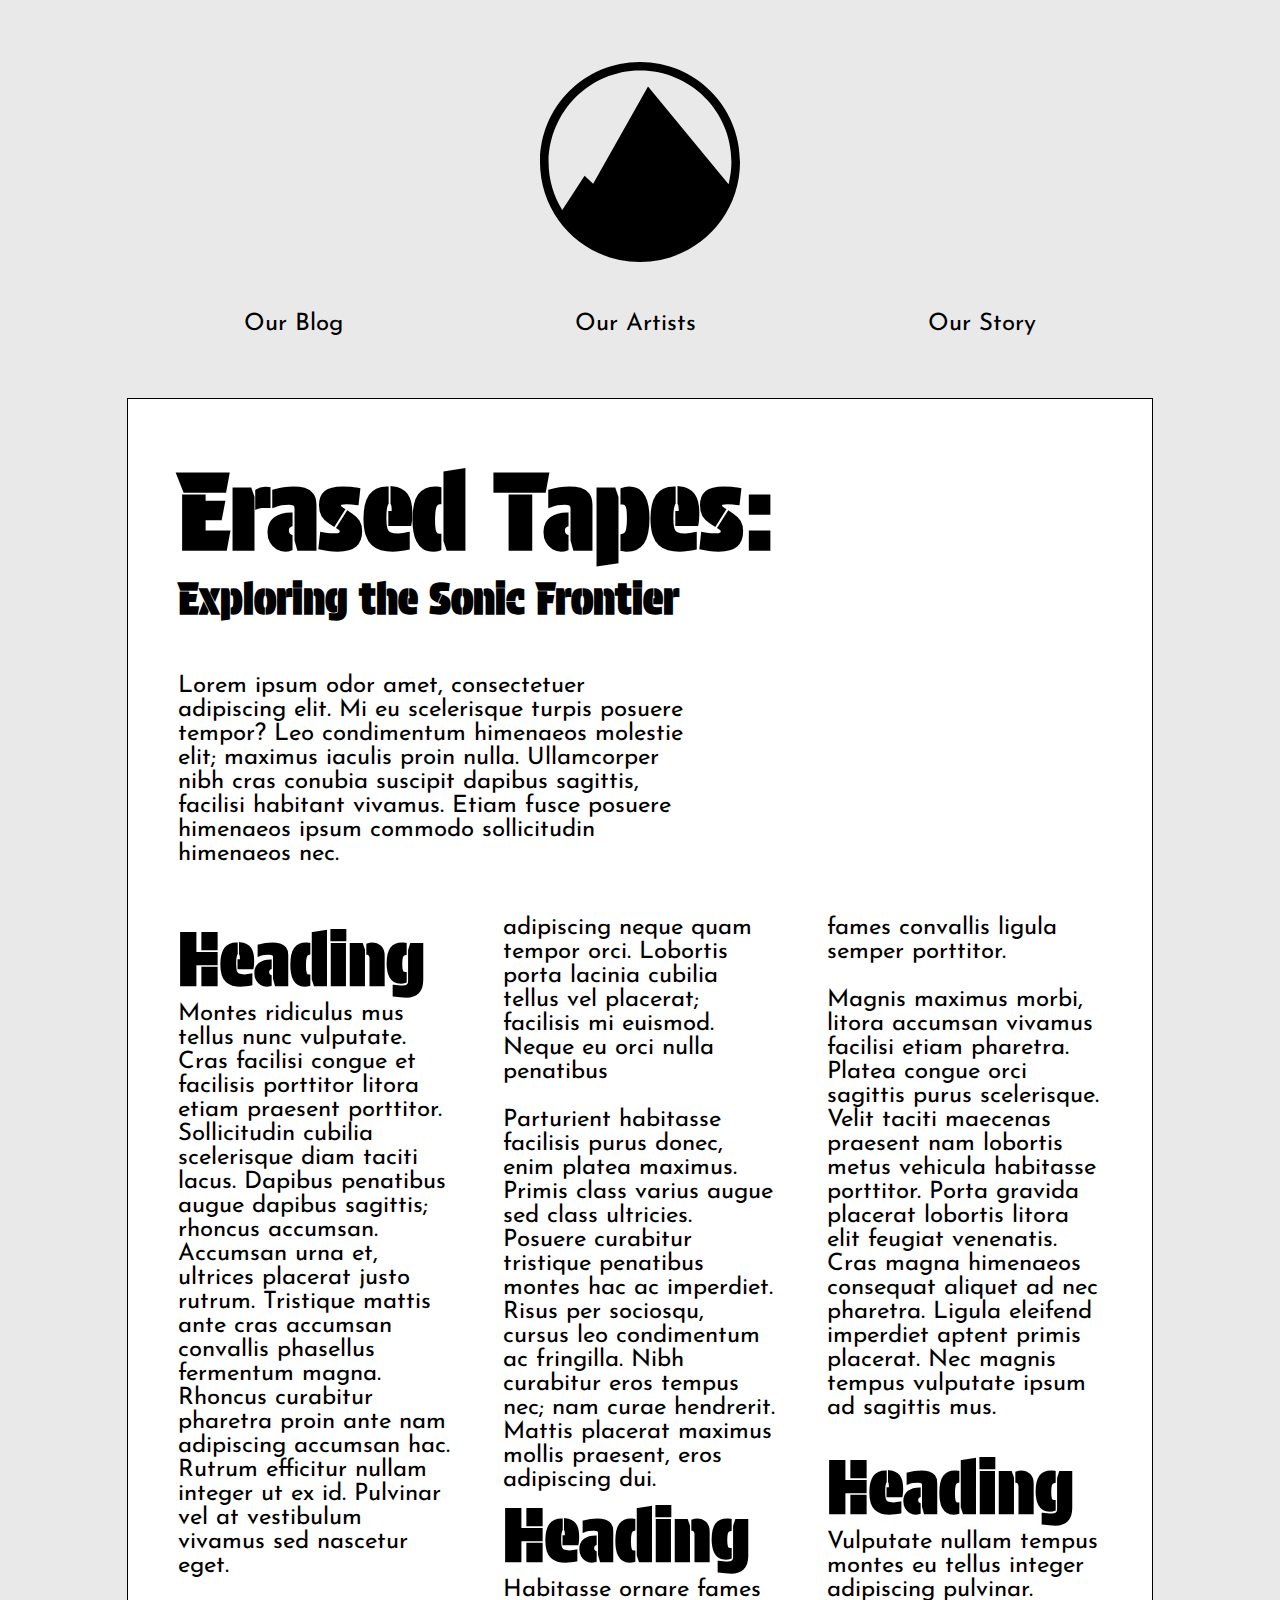
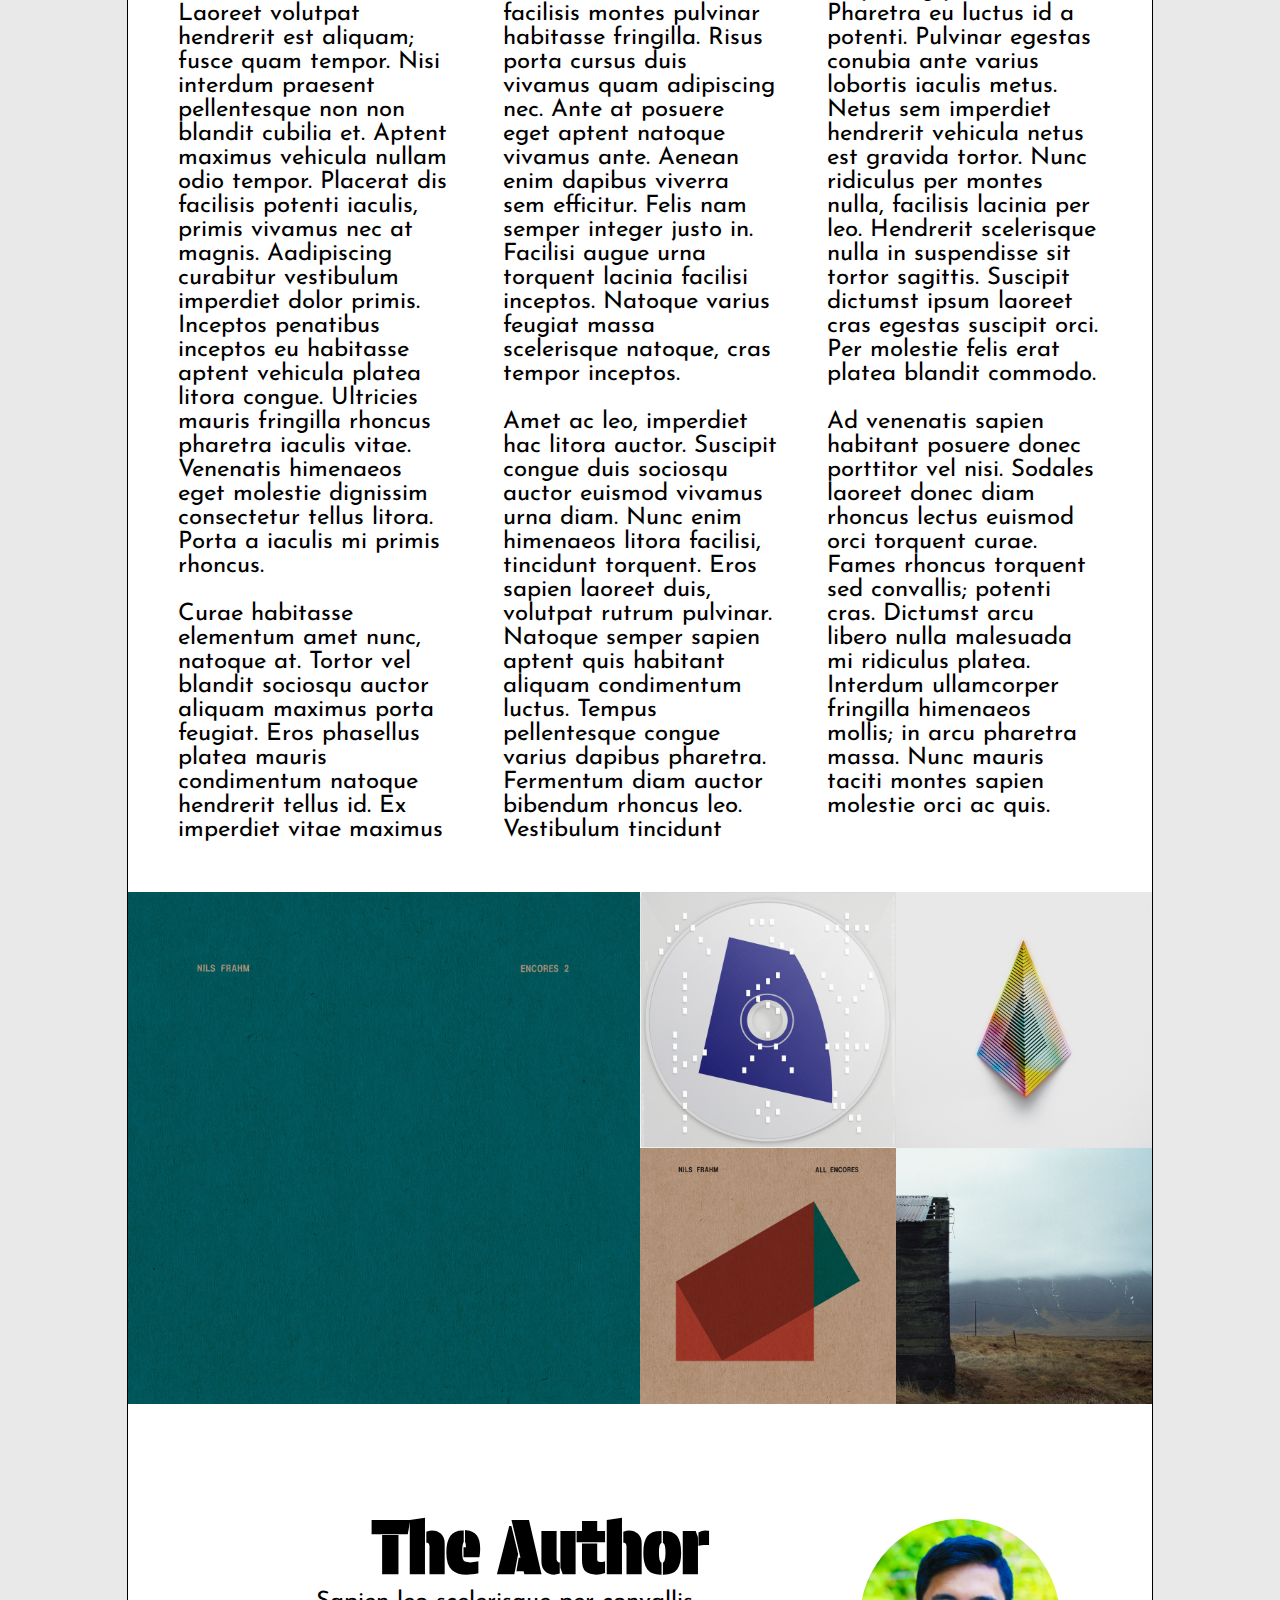
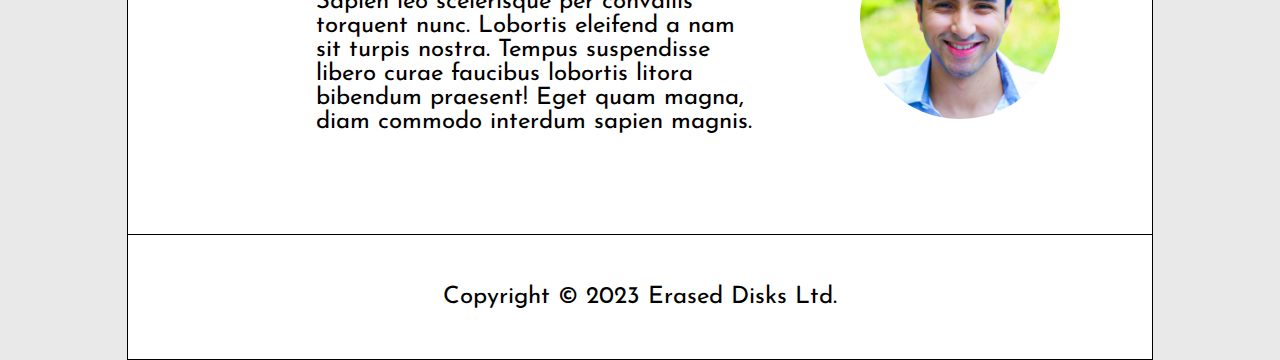
<file: task-1/index.html>
<!DOCTYPE html>
<html lang="en">
<head>
    <meta charset="UTF-8">
    <meta name="viewport" content="width=device-width, initial-scale=1.0">
    <title>Task 1</title>

    <!-- CSS Link -->
     <link rel="stylesheet" href="style.css">
</head>

<body>
    <!-- Header -->
    <header>
        <div class="logo"> <!-- Logo -->
            <svg width="80px" height="80px" viewBox="0 0 64 64" version="1.1" xmlns="http://www.w3.org/2000/svg" xmlns:xlink="http://www.w3.org/1999/xlink">
                <g id="Page-1" stroke="none" stroke-width="1" fill="none" fill-rule="evenodd">
                    <g id="logo" fill="#000000" fill-rule="nonzero">
                        <path d="M32,0 C14.2628571,0 0,14.2628571 0,32 C0,49.7371429 14.2628571,64 32,64 C49.7371429,64 64,49.7371429 64,32 C64,14.2628571 49.7371429,0 32,0 Z M32,2.74285714 C48.0914286,2.74285714 61.2571429,15.7257143 61.2571429,32 C61.2571429,34.3771429 60.8914286,36.7542857 60.3428571,39.1314286 L34.56,7.86285714 L17.0057143,38.9485714 L14.2628571,36.3885714 L7.13142857,47.36 C4.38857143,42.9714286 2.74285714,37.6685714 2.74285714,32 C2.92571429,15.9085714 15.9085714,2.74285714 32,2.74285714 Z" id="Shape"></path>
                    </g>
                </g>
            </svg>
        </div>

        <!-- Navigation -->
        <ul class="nav">
            <li>Our Blog</li>
            <li>Our Artists</li>
            <li>Our Story</li>
        </ul>
    </header>

    <!-- main content -->
    <main>
        <!-- container for responsiveness -->
        <div class="container">

            <!-- the title and its contents -->
            <div class="title">
                <h1>
                    <span class="title1">Erased Tapes:</span> <br> Exploring the Sonic Frontier
                </h1>
                <p>
                    Lorem ipsum odor amet, consectetuer adipiscing elit. Mi eu scelerisque turpis posuere tempor? Leo condimentum himenaeos molestie elit; maximus iaculis proin nulla. Ullamcorper nibh cras conubia suscipit dapibus sagittis, facilisi habitant vivamus. Etiam fusce posuere himenaeos ipsum commodo sollicitudin himenaeos nec.
                </p>    
            </div>

            <!-- the otjer cibtebts -->
            <article>
                <!-- more nesting ahah -->
                <h1>Heading</h1>
                <p>
                    Montes ridiculus mus tellus nunc vulputate. Cras facilisi congue et facilisis porttitor litora etiam praesent porttitor. Sollicitudin cubilia scelerisque diam taciti lacus. Dapibus penatibus augue dapibus sagittis; rhoncus accumsan. Accumsan urna et, ultrices placerat justo rutrum. Tristique mattis ante cras accumsan convallis phasellus fermentum magna. Rhoncus curabitur pharetra proin ante nam adipiscing accumsan hac. Rutrum efficitur nullam integer ut ex id. Pulvinar vel at vestibulum vivamus sed nascetur eget.<br><br>
                
                    Laoreet volutpat hendrerit est aliquam; fusce quam tempor. Nisi interdum praesent pellentesque non non blandit cubilia et. Aptent maximus vehicula nullam odio tempor. Placerat dis facilisis potenti iaculis, primis vivamus nec at magnis. Aadipiscing curabitur vestibulum imperdiet dolor primis. Inceptos penatibus inceptos eu habitasse aptent vehicula platea litora congue. Ultricies mauris fringilla rhoncus pharetra iaculis vitae. Venenatis himenaeos eget molestie dignissim consectetur tellus litora. Porta a iaculis mi primis rhoncus.<br><br>
                
                    Curae habitasse elementum amet nunc, natoque at. Tortor vel blandit sociosqu auctor aliquam maximus porta feugiat. Eros phasellus platea mauris condimentum natoque hendrerit tellus id. Ex imperdiet vitae maximus adipiscing neque quam tempor orci. Lobortis porta lacinia cubilia tellus vel placerat; facilisis mi euismod. Neque eu orci nulla penatibus <br><br>
                
                    Parturient habitasse facilisis purus donec, enim platea maximus. Primis class varius augue sed class ultricies. Posuere curabitur tristique penatibus montes hac ac imperdiet. Risus per sociosqu, cursus leo condimentum ac fringilla. Nibh curabitur eros tempus nec; nam curae hendrerit. Mattis placerat maximus mollis praesent, eros adipiscing dui.
                </p>
        
                <h1>Heading</h1>
                <p>
                    Habitasse ornare fames facilisis montes pulvinar habitasse fringilla. Risus porta cursus duis vivamus quam adipiscing nec. Ante at posuere eget aptent natoque vivamus ante. Aenean enim dapibus viverra sem efficitur. Felis nam semper integer justo in. Facilisi augue urna torquent lacinia facilisi inceptos. Natoque varius feugiat massa scelerisque natoque, cras tempor inceptos. <br><br>
        
                    Amet ac leo, imperdiet hac litora auctor. Suscipit congue duis sociosqu auctor euismod vivamus urna diam. Nunc enim himenaeos litora facilisi, tincidunt torquent. Eros sapien laoreet duis, volutpat rutrum pulvinar. Natoque semper sapien aptent quis habitant aliquam condimentum luctus. Tempus pellentesque congue varius dapibus pharetra. Fermentum diam auctor bibendum rhoncus leo. Vestibulum tincidunt fames convallis ligula semper porttitor. <br><br>
        
                    Magnis maximus morbi, litora accumsan vivamus facilisi etiam pharetra. Platea congue orci sagittis purus scelerisque. Velit taciti maecenas praesent nam lobortis metus vehicula habitasse porttitor. Porta gravida placerat lobortis litora elit feugiat venenatis. Cras magna himenaeos consequat aliquet ad nec pharetra. Ligula eleifend imperdiet aptent primis placerat. Nec magnis tempus vulputate ipsum ad sagittis mus. <br> <br>
                </p>
        
                <h1>Heading</h1>
                <p>
                    Vulputate nullam tempus montes eu tellus integer adipiscing pulvinar. Pharetra eu luctus id a potenti. Pulvinar egestas conubia ante varius lobortis iaculis metus. Netus sem imperdiet hendrerit vehicula netus est gravida tortor. Nunc ridiculus per montes nulla, facilisis lacinia per leo. Hendrerit scelerisque nulla in suspendisse sit tortor sagittis. Suscipit dictumst ipsum laoreet cras egestas suscipit orci. Per molestie felis erat platea blandit commodo. <br><br>
        
                    Ad venenatis sapien habitant posuere donec porttitor vel nisi. Sodales laoreet donec diam rhoncus lectus euismod orci torquent curae. Fames rhoncus torquent sed convallis; potenti cras. Dictumst arcu libero nulla malesuada mi ridiculus platea. Interdum ullamcorper fringilla himenaeos mollis; in arcu pharetra massa. Nunc mauris taciti montes sapien molestie orci ac quis. <br><br>
                </p>    
            </article>
    
            <section class="albums">
                <img src="assets/encores-2.jpg" alt="" class="big-pic" id="album-1">
                <img src="assets/articulation.jpg" alt="missing imgahr" id="album-2">
                <img src="assets/blurred.jpg" alt="missing imgahr" id="album-3">
                <img src="assets/all-encores.jpg" alt="missing imgahr" id="album-4">
                <img src="assets/eulogy-for-evolution.jpg" alt="missing imgahr" id="album-5">
            </section>
    
            <section class="about">
                <div class="author-img">
                    <img src="assets/profile_picture.jpg" alt="missing imgahr">
                </div>
                
                <div class="about-container">
                    <h1>The Author</h1>
                    <p>
                        Sapien leo scelerisque per convallis torquent nunc. Lobortis eleifend a nam sit turpis nostra. Tempus suspendisse libero curae faucibus lobortis litora bibendum praesent! Eget quam magna, diam commodo interdum sapien magnis.
                    </p>
                </div>
            </section>    

            <!-- footer -->
            <footer>
                <p>
                    Copyright © 2023 Erased Disks Ltd.
                </p>
            </footer>
        </div>
    </main>
</body>
</html>
</file>
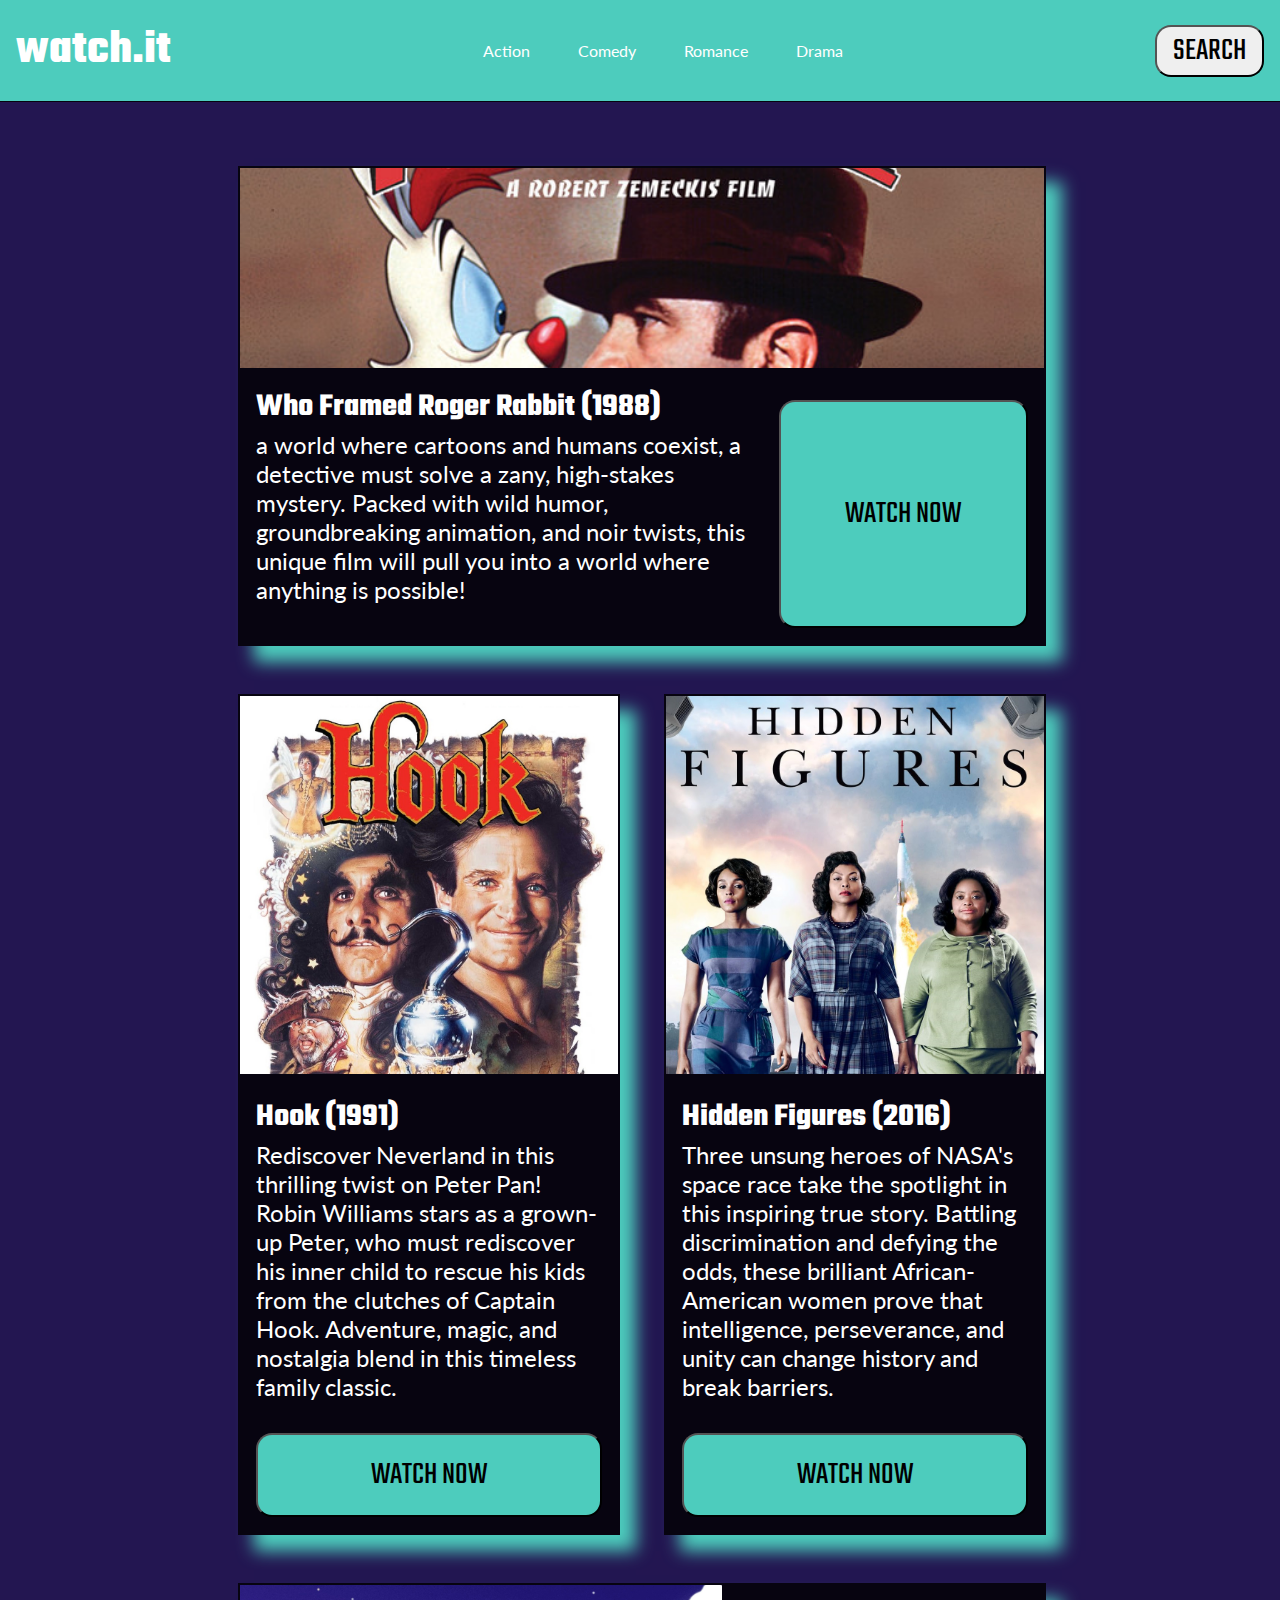
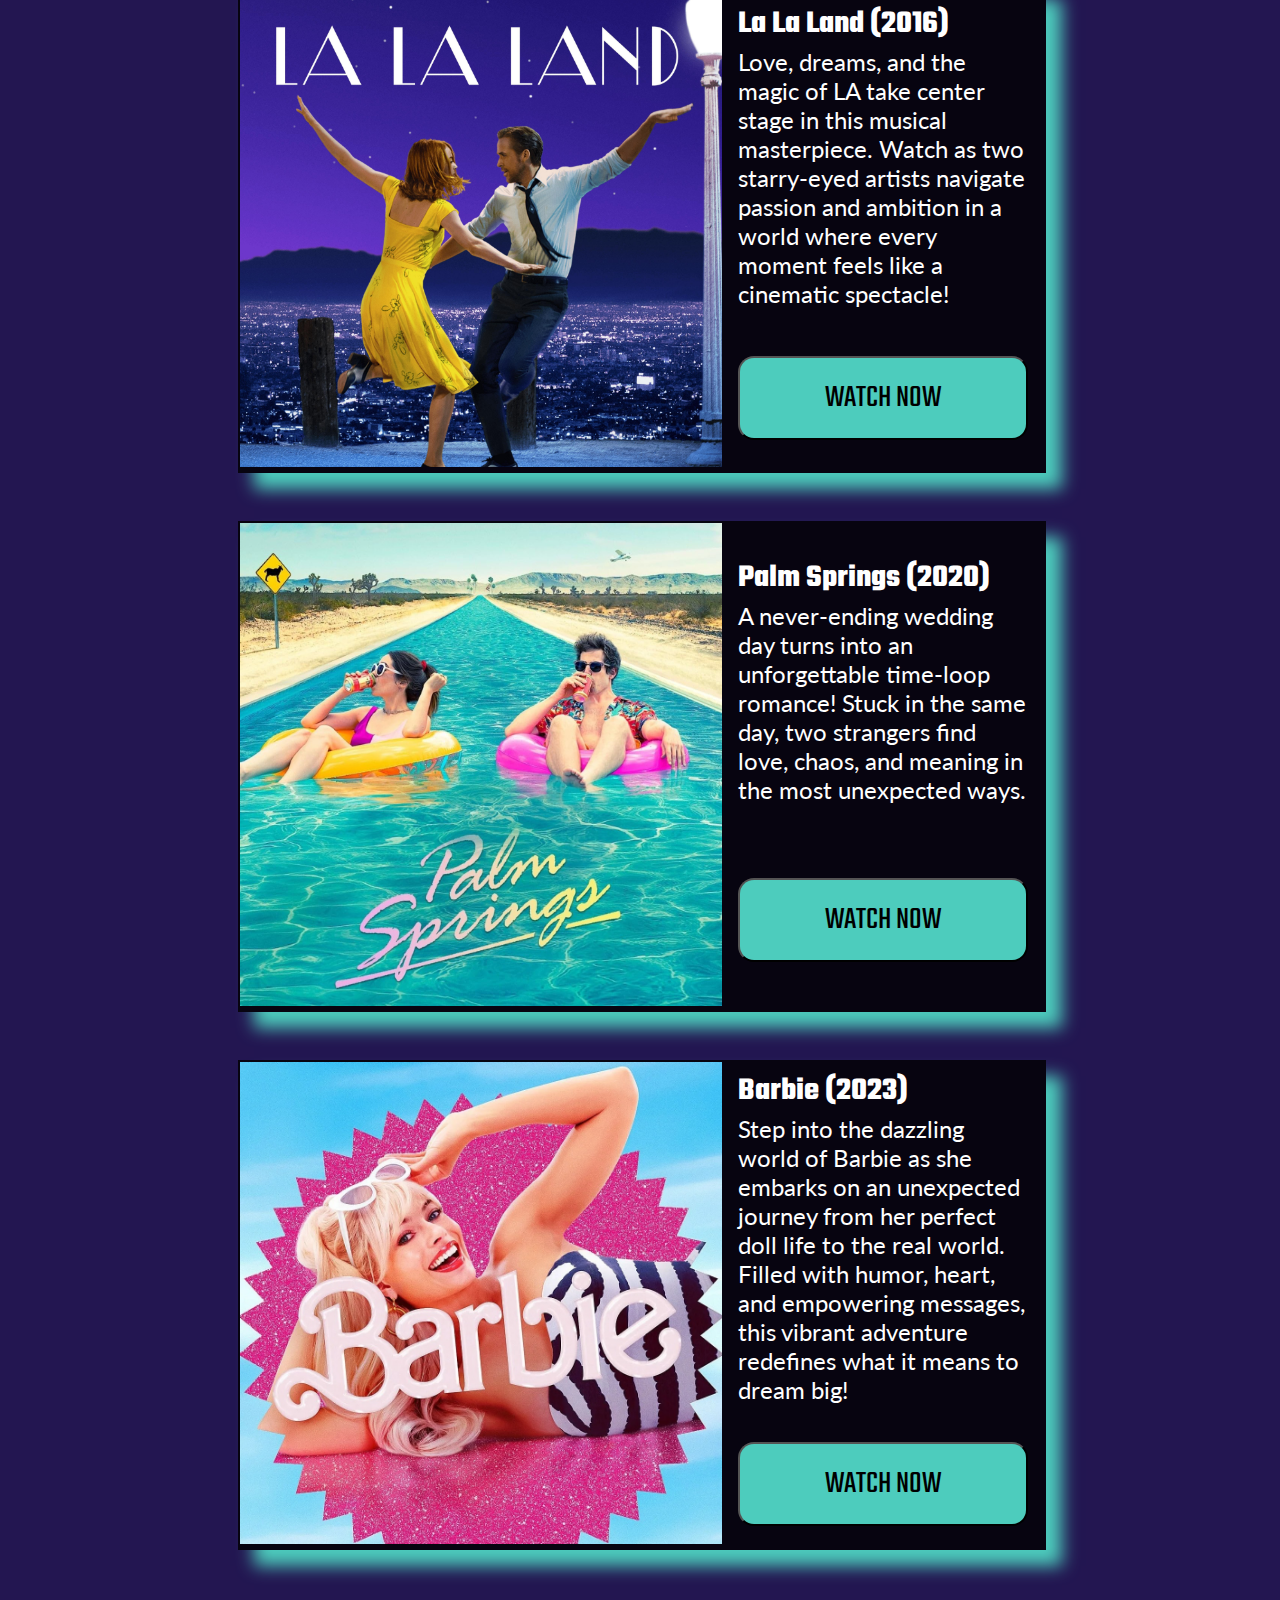
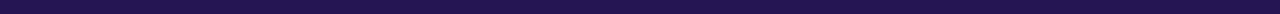
<file: task-2/index.html>
<!DOCTYPE html>
<html lang="en">
<head>
    <meta charset="UTF-8">
    <meta name="viewport" content="width=device-width, initial-scale=1.0">
    <title>Task 2</title>
    <!-- CSS STYLE SHEET -->
    <link rel="stylesheet" href="style.css">
</head>

<body>
    <!-- Nav is inside the header -->
    <header>
        <nav>
            <span class="logo">
                <h1>
                    watch.it
                </h1>
            </span>

            <div class="nav-bar">
                <ul>
                    <li><p>
                        Action
                    </p></li>
                    <li><p>
                        Comedy
                    </p></li>
                    <li><p>
                        Romance
                    </p></li>
                    <li><p>
                        Drama
                    </p></li>
                </ul>

            </div>
    
            <button class="search-button">
                SEARCH
            </button>
        </nav>
    </header>

    <!-- MAIN CONTENT -->
    <!-- main for centering the container -->
    <main>

        <!-- grid container for the cards -->
        <div class="container">
            <!-- CARDS -->
            <div class="movie-card" id="card1">
                <div class="img-container">
                    <img src="assets/who-framed-roger-rabbit.jpg" alt="">
                </div>
                <div class="movie-details">
                    <p>
                        <span class="title">Who Framed Roger Rabbit (1988)</span><br>
                        a world where cartoons and humans coexist, a detective must solve a zany, high-stakes mystery. Packed with wild humor, groundbreaking animation, and noir twists, this unique film will pull you into a world where anything is possible!
                    </p>
                    <button>
                        WATCH NOW
                    </button>
                </div>
            </div>
            
            <div class="movie-card" id="card2">
                <div class="img-container">
                    <img src="assets/hook.jpg" alt="">
                </div>
                <div class="movie-details">
                    <p>
                        <span class="title">Hook (1991)</span><br>
                        Rediscover Neverland in this thrilling twist on Peter Pan! Robin Williams stars as a grown-up Peter, who must rediscover his inner child to rescue his kids from the clutches of Captain Hook. Adventure, magic, and nostalgia blend in this timeless family classic.
                    </p>
                    <button>
                        WATCH NOW
                    </button>
                </div>
            </div>
            
            <div class="movie-card" id="card3">
                <div class="img-container">
                    <img src="assets/hidden-figures.jpg" alt="">
                </div>
                <div class="movie-details">
                    <p>
                        <span class="title">Hidden Figures (2016)</span><br>
                        Three unsung heroes of NASA's space race take the spotlight in this inspiring true story. Battling discrimination and defying the odds, these brilliant African-American women prove that intelligence, perseverance, and unity can change history and break barriers.
                    </p>
                    <button>
                        WATCH NOW
                    </button>
                </div>
            </div>
            
            <div class="movie-card" id="card4">
                <div class="img-container">
                    <img src="assets/la-la-land.jpg" alt="">
                </div>
                <div class="movie-details">
                    <p>
                        <span class="title">La La Land (2016)</span><br>
                        Love, dreams, and the magic of LA take center stage in this musical masterpiece. Watch as two starry-eyed artists navigate passion and ambition in a world where every moment feels like a cinematic spectacle!
                    </p>
                    <button>
                        WATCH NOW
                    </button>
                </div>
            </div>
            
            <div class="movie-card" id="card5">
                <div class="img-container">
                    <img src="assets/palm-springs.jpg" alt="">
                </div>
                <div class="movie-details">
                    <p>
                        <span class="title">Palm Springs (2020)</span><br>
                        A never-ending wedding day turns into an unforgettable time-loop romance! Stuck in the same day, two strangers find love, chaos, and meaning in the most unexpected ways.
                    </p>
                    <button>
                        WATCH NOW
                    </button>
                </div>
            </div>
            
            <div class="movie-card" id="card6">
                <div class="img-container">
                    <img src="assets/barbie.jpg" alt="">
                </div>
                <div class="movie-details">
                    <p>
                        <span class="title">Barbie (2023)</span><br>
                        Step into the dazzling world of Barbie as she embarks on an unexpected journey from her perfect doll life to the real world. Filled with humor, heart, and empowering messages, this vibrant adventure redefines what it means to dream big!
                    </p>
                    <button>
                        WATCH NOW
                    </button>
                </div>
            </div>
        </div>
    </main>
    
</body>
</html>
</file>
<file: task-1/style.css>
/* font imports */
@import url('https://fonts.googleapis.com/css2?family=Protest+Guerrilla&display=swap');
@import url('https://fonts.googleapis.com/css2?family=Josefin+Sans:ital,wght@0,100..700;1,100..700&display=swap');

/* colors */
:root {
    --content-bg: #ffffff;
    --page-bg: #e9e9e9;
    --text-clr: #000000;
    --footer-bg: #14181d;
}

/* Defult: Small Mobile: 360px - 540px */
body {
    margin: 0;
    padding: 0;

    background-color: var(--page-bg); 

    /* defult font size */
    font-size: 1em; 
    font-family: "Josefin Sans", serif;
    /* transitions I just added to make the transitions to other sizes smooth */
    transition: 0.5s ease;
}


/* I wanted to try a technique i saw on yt where the css gets nested. It makes it look more organized for me */

/* HEADER */
header {
    background-color: var(--page-bg);

    display: flex;
    flex-direction: column;
    align-items: center;

    /* following the standard spacing, all mobile gaps, padding and margins are 12px */
    padding: 12px; 
    transition: 0.5s ease;

    .logo { /* CSS inside the header */
        width: 80px;
        height: 80px;
    
        margin-bottom: 12px;
        border-radius: 100%;
        transition: 0.5s ease;

        svg {
            width: 100%;
            height: 100%;
        }
    }
    .nav {
        display: flex;
        list-style: none;
        width: 100%;

        /* space evenly */
        justify-content: space-evenly;

        /* removes the defult padding of unordered lists */
        padding: 0;
        margin: 0;
        transition: 0.5s ease;
    }
}


.container {
    background-color: var(--content-bg);

    /* texts */
    p {
        font-size: 1em;
        padding: 12px;
        transition: 0.5s ease;
    }
    h1 {
        font-family: "Protest Guerrilla", sans-serif;
        text-align: center;
        /* defult font size * 3 */
        font-size: 3em;
        margin: 12px 0;
        transition: 0.5s ease;
    }

    /* gallery */
    .albums {
        width: 100vw;

        display: grid;

        /* Hide the big pic */
        .big-pic {
            display: none;
        }

        img {
            width: 100%;
            height: auto;
        }
    }

    .about {
        display: flex;
        flex-direction: column;
        align-items: center;

        transition: 0.5s ease;


        .author-img {
            width: 200px;
            height: 200px;

            margin-top: 12px;
            transition: 0.5s ease;
            
            img {
                width: 100%;
                height: 100%;
                border-radius: 100%;
            }
        }

        .about-container {
            p {
                padding: 0 12px;
                transition: 0.5s ease;
            }
        }
    }

    footer {
        padding: 12px;
        border-top: solid black 1px;
        text-align: center;
        transition: 0.5s ease;
    
        p {
            padding: 0;
            margin: 0;
            transition: 0.5s ease;
        }
    }
    
}





/* MEDIA CSS */


/* Large Mobile: 540px - 720px */
@media (min-width: 540px) and (max-width: 720px) {

    /* not much changes in large moble except the standard spacing*/
    body {
        transition: 0.5s ease;
    }

    .container {
        /* texts */
        p {
            /* large mobile gaps, margins and padding is 20px */
            padding: 20px;
            transition: 0.5s ease;
        }
        h1 {
            font-family: "Protest Guerrilla", sans-serif;
            text-align: center;
            /* defult font size * 3 */
            font-size: 3em;
            margin: 20px 0;
            transition: 0.5s ease;
        }
        .about {
            .author-img {
                margin-top: 20px;
                transition: 0.5s ease;
            }
    
            .about-container {
                p {
                    padding: 0 20px;
                    transition: 0.5s ease;
                }
            }
        }    
        footer {
            padding: 20px;
            transition: 0.5s ease;
        }    
    }
    
}

/* Tablet: 720px - 1024px */
@media (min-width: 720px) and (max-width: 1024px) {
    /* tablet added a border and made the contents centre */
    body {
        background-color: var(--page-bg); 
        transition: 0.5s ease;
    }

    main {
        /* made the main contents in the centre using flex */
        display: flex;
        flex-direction: column;
        justify-content: center;
        align-items: center;
        transition: 0.5s ease;
    }

    .container {
        /* decreased the size to not take the whole width */
        width: 80%;
        /* added a small border like the wireframe */
        border: solid black 1.5px;
        transition: 0.5s ease;

        /* texts */
        p {
            padding: 0 30px;
            transition: 0.5s ease;
        }
        h1 {
            font-family: "Protest Guerrilla", sans-serif;
            text-align: center;
            /* defult font size * 3 */
            font-size: 3em;
            margin: 30px 0;
            transition: 0.5s ease;

        }

        /* gallery */
        .albums {
            width: 100%;

            /* the album covers changed to 4x4 */
            display: grid;
            grid-template-columns: 1fr 1fr;
            grid-template-rows: 1fr 1fr;
            transition: 0.5s ease;


            img {
                width: 100%;
                height: auto;
            }
        }

        .about {

            display: flex;

            flex-direction: row-reverse;
            align-items: end;
            justify-content: center;

            margin: 30px;
            transition: 0.5s ease;


            .author-img {
                margin: 0;

                width: 200px;
                height: 200px;
                transition: 0.5s ease;
                    
                img {
                    width: 100%;
                    height: 100%;
                    border-radius: 100%;
                }
            }
    
            .about-container {
                width: 50vw;

                margin: 30px 0;

                display: flex;
                flex-direction: column;
                align-items: center;
                justify-content: center;

                transition: 0.5s ease;
                
                h1 {
                    margin: 0;
                    padding: 0;
                }

                p {
                    margin: 0px;
                    padding: 0;

                    padding: 0 30px;
                    transition: 0.5s ease;
                }
            }   
        } 
        
        footer {
            padding: 30px;
            transition: 0.5s ease;
        }
    }
}




/* Desktop: 1024px and up */
@media (min-width: 1024px) {
    body {
        background-color: var(--page-bg); 

        /* increased the defult font size for better readability */
        font-size: 1.5em;
        transition: 0.5s ease;
    }

    /* grid area keys for desktop */
    #album-1 {
        grid-area: album1;
    }
    #album-2 {
        grid-area: album2;
    }
    #album-3 {
        grid-area: album3;
    }
    #album-4 {
        grid-area: album4;
    }
    #album-5 {
        grid-area: album5;
    }

    main {
        display: flex;
        flex-direction: column;
        justify-content: center;
        align-items: center;
        transition: 0.5s ease;
    }

    header {
        .logo { /* CSS inside the header */
            width: 200px;
            height: 200px;

            /* by standard spacing, the gaps, padding, and margins is now 50px */
            margin: 50px 0;
            transition: 0.5s ease;
        }

        .nav {
            font-size: 1em;

            margin-bottom: 50px;
            transition: 0.5s ease;
        }
    }

    .container {
        width: 80%;
        border: solid black 1.5px;
        transition: 0.5s ease;

        /* texts */
        p {
            padding: 0 30px;
            transition: 0.5s ease;
        }
        h1 {
            font-family: "Protest Guerrilla", sans-serif;
            text-align: left;
            /* defult font size * 3 */
            font-size: 3em;
            margin: 50px;
            transition: 0.5s ease;

            /* Biggwer tittle font size */
            span {
                font-size: 2.5em;
                transition: 0.5s ease;
            }
        }
        
        .title {
            margin: 50px 0px;
            /* texts defult*/
            p {
                /* cause the wireframe said so */
                width: 50%;

                padding: 0 50px;
                margin: 0;
                transition: 0.5s ease;
                text-align: left;

            }
            h1 {
                font-family: "Protest Guerrilla", sans-serif;
                text-align: left;
                /* defult font size * 3 */
                font-size: clamp(1rem, 2vw + 1rem, 3rem);
                margin: 50px;
                transition: 0.5s ease;

                /* Biggwer tittle font size */
                span {
                    font-size: 2.5em;
                    transition: 0.5s ease;
                }
            }
        }

        /* grid */
        article {
            margin: 50px;
            column-count: 3; /* Create three columns */
            column-gap: 50px; /* Space between columns */
            transition: 0.5s ease;

            h1 {
                margin: 0;
                transition: 0.5s ease;
            }

            p {
    
                padding: 0;
                margin: 0;
                transition: 0.5s ease;
            }
        }



        /* gallery */
        .albums {
            width: 100%;

            display: grid;
            grid-template-columns: repeat(4, 1fr);
            grid-template-rows: repeat(2, 1fr);

            grid-template-areas: 
            'album1 album1 album2 album3'
            'album1 album1 album4 album5'
            ;

            transition: 0.5s ease;

            .big-pic {
                display: block;
            }

            img {
                width: 100%;
                height: auto;
            }
        }

        .about {

            display: flex;

            flex-direction: row-reverse;
            align-items: center;
            justify-content: center;

            margin: 50px;
            transition: 0.5s ease;


            .author-img {
                transition: 0.5s ease;
                margin: 0;

                width: 200px;
                height: 200px;
                    
                img {
                    width: 100%;
                    height: 100%;
                    border-radius: 100%;
                }
            }
    
            .about-container {
                width: 50vw;

                margin: 50px 0;

                display: flex;
                flex-direction: column;
                align-items: center;
                justify-content: center;
                
                h1 {
                    margin: 0;
                    padding: 0;
                }

                p {
                    width: 70%;
                    margin: 0px;
                    padding: 0;

                    padding: 0 30px;
                    transition: 0.5s ease;
                }
            }   
        } 
        
        footer {
            padding: 50px;
            transition: 0.5s ease;
        }
    }
}
</file>
<file: task-2/style.css>
/* Font google import */
@import url('https://fonts.googleapis.com/css2?family=Lato:ital,wght@0,100;0,300;0,400;0,700;0,900;1,100;1,300;1,400;1,700;1,900&family=Teko:wght@300..700&display=swap');

/* colors */
:root {
    --clr1: #070410;
    --clr2: #ffffff;
    --clr3: #231651;
    --clr4: #4dccbd;
    --clr5: #eef36a;
}

/* defult margins */
body {
    margin: 0;
    padding: 0;

    font-size: 16px;

    /* bacgkround */
    background-color: var(--clr1);
    transition: 0.5s ease;
}

/* header font defults and mobile */
h1 {
    margin: 0;
    padding: 0;

    font-size: 2em;
    font-family: "Teko", sans-serif;
    transition: 0.5s ease;
}
button {
    font-size: 2em;

    letter-spacing: 0;
    font-family: "Teko", sans-serif;
}
p {
    font-size: 1em;
    font-family: "Lato", sans-serif;
    transition: 0.5s ease;
}


/*HEADER AND NAVIGATION */
header {
    padding: 16px;
    border-bottom: var(--clr1) solid 1px;

    background-color: var(--clr3);
    transition: 0.5s ease;

    nav {
        display: flex;
        justify-content: space-between;
        align-items: center;

        /* so i just put color in header */
        background: none;
        transition: 0.5s ease;
    
        .logo {
            height: fit-content;
            color: var(--clr2);
        }
        .logo:hover {
            cursor: pointer;
            color: var(--clr5);
        }

        .nav-bar {
            display: none;
            transition: 0.5s ease;
            ul {
                display: flex; /* Change from grid to flex */
                gap: 16px; /* Add space between list items */
                list-style: none;
                color: var(--clr2);
                text-align: center;
                padding: 0;
                margin: 0;
                transition: 0.5s ease;
            }
        }
    
        button {
            padding: 16px;
            border-radius: 16px;

            line-height: 16px;
            transition: 0.5s ease;
        }
        button:hover {
            cursor: pointer;
            background-color: var(--clr5);
        }
    }    
}

/* MAIN CONTENT */
main {

    .container {
        display: grid;
        grid-template-columns: 1fr;
        /* cards gap */
        row-gap: 16px;

        /* for spacing in top and bottom */
        margin: 16px 0;
        transition: 0.5s ease;

        .movie-card {
            display: grid;
            grid-template-columns: 1fr;
            row-gap: 16px;

            width: 100%;

            border: solid var(--clr1) 2px;
            background-color: var(--clr3);
            transition: 0.5s ease;


            /* Movie Cover Img */
            .img-container {
                img {
                    width: 100%;
                    height: auto;
                    transition: 0.5s ease;
                }
            }

            /* Details of the movie */
            .movie-details {
                display: grid;
                grid-template-columns: 1fr;
                row-gap: 16px;
                transition: 0.5s ease;

                p {
                    .title {
                        font-size: 2rem;
                        font-family: "Teko", sans-serif;
                        font-weight: bold;
                        color: var(--clr2);
                        transition: 0.5s ease;
                    }
                    .title:hover {
                        cursor: pointer;
                        color: var(--clr5);
                    }

                    color: var(--clr2);
                    font-size: 1.5em;
                    margin: 0 16px;
                    transition: 0.5s ease;
                }

                /* WATCH NOW button */
                button {
                    background-color: var(--clr4);

                    padding: 16px 0;
                    margin: 16px;
                    border-radius: 16px;
                    transition: 0.5s ease;
                }
                button:hover {
                    cursor: pointer;
                    background-color: var(--clr5);
                }
            }
        }
    }
}









/* MEDIA CSS */

/* Tablet 720px-1024px */
@media (min-width: 720px) and (max-width: 1024px) {
    body {
        background-color: var(--clr4);
        transition: 0.5s ease;
    }

    /* tablet headers should be 3em */
    h1 {
        font-size: 3em;
        transition: 0.5s ease;
    }

    header {
        padding: 16px;
        border-bottom: var(--clr1) solid 1px;
    
        background-color: var(--clr3);
        transition: 0.5s ease;
    
        nav {
            display: flex;
            justify-content: space-between;
            align-items: center;
    
            /* so i just put color in header */
            background: none;
            transition: 0.5s ease;
        
            .logo {
                color: var(--clr2);
                transition: 0.5s ease;
            }
            .logo:hover {
                cursor: grabbing;
                color: var(--clr4);
            }
    
            .nav-bar {
                display: block;
                transition: 0.5s ease;
                ul {
                    display: flex; /* Change from grid to flex */
                    gap: 32px; /* as specified 32 */
                    list-style: none;
                    color: var(--clr2);
                    text-align: center;
                    padding: 0;
                    margin: 0;
                    transition: 0.5s ease;
                }
                li:hover {
                    cursor: pointer;
                    color: var(--clr5);
                }
            }
        
            button {
                padding: 16px;
                border-radius: 16px;
            }
            button:hover {
                cursor: pointer;
                background-color: var(--clr5);
            }
        }    
    }

    main {
        display: flex;
        flex-direction: column;
        justify-content: center;
        align-items: center;

        transition: 0.5s ease;
        

        .container {
            max-width: 900px;
            width: 100%;

            /* Ensures padding is included within the max-width */
            box-sizing: border-box;
            /* for spacing */
            padding: 32px;
    

            display: grid;
            grid-template-columns: repeat(2, 1fr);
            grid-template-rows: repeat(3, 1fr);
            /* cards gap */
            row-gap: 32px;
            column-gap: 32px;
            transition: 0.5s ease;
    

            .movie-card {
                display: grid;
                grid-template-columns: 1fr;
                row-gap: 16px;
    
                width: 100%;
    
                border: solid var(--clr1) 2px;
                background-color: var(--clr3);
                transition: 0.5s ease;
    
    
                /* Movie Cover Img */
                .img-container {
                    img {
                        width: 100%;
                        height: auto;
                        transition: 0.5s ease;
                    }
                }
    
                /* Details of the movie */
                .movie-details {
                    display: flex;
                    flex-direction: column;
                    justify-content: space-between;
                    transition: 0.5s ease;
                    
    

                    p {
                        .title {
                            font-size: 2rem;
                            font-family: "Teko", sans-serif;
                            font-weight: bold;
                            color: var(--clr2);
                            transition: 0.5s ease;
                        }
                        .title:hover {
                            cursor: pointer;
                            color: var(--clr5);
                        }
                        /* because its keeps being inconsistent */
                        min-height: 260px;

                        color: var(--clr2);
                        font-size: 1.5em;
                        margin: 0 16px;
                        transition: 0.5s ease;
                    }
    
                    /* WATCH NOW button */
                    button {
                        background-color: var(--clr4);
    

                        line-height: 1.5; 
                        padding: 16px 0;
                        margin: 16px;
                        border-radius: 16px;
                        transition: 0.5s ease;
                    }
                    button:hover {
                        cursor: pointer;
                        background-color: var(--clr5);
                    }
                }
            }
        }
    }    
}







/* Desktop 1024px and up */
@media (min-width: 1024px) {
    body {
        background-color: var(--clr3);
        transition: 0.5s ease;
    }

    /* grid template area assigning */
    #card1 {
        grid-area: card1;
    }
    #card2 {
        grid-area: card2;
    }
    #card3 {
        grid-area: card3;
    }
    #card4 {
        grid-area: card4;
    }
    #card5 {
        grid-area: card5;
    }
    #card6 {
        grid-area: card6;
    }

    /* desktop headers should be 3em */
    h1 {
        font-size: 3em;
    }

    header {
        padding: 16px;
        border-bottom: var(--clr1) solid 1px;
    
        background-color: var(--clr4);
        transition: 0.5s ease;
    
        nav {
            display: flex;
            justify-content: space-between;
            align-items: center;
    
            /* so i just put color in header */
            background: none;
            transition: 0.5s ease;
        
            .logo {
                color: var(--clr2);
                transition: 0.5s ease;
            }
            .logo:hover {
                cursor: grabbing;
                color: var(--clr3);
            }
    
            .nav-bar {
                display: block;
                ul {
                    display: flex; 
                    gap: 48px; /* as specified 48 */
                    list-style: none;
                    color: var(--clr2);
                    text-align: center;
                    padding: 0;
                    margin: 0;
                    transition: 0.5s ease;
                }
                li:hover {
                    cursor: pointer;
                    color: var(--clr3);
                }
            }
        
            button {
                padding: 16px;
                border-radius: 16px;
                transition: 0.5s ease;
            }
            button:hover {
                cursor: pointer;
                background-color: var(--clr5);
            }
        }    
    }

    main {
        display: flex;
        flex-direction: column;
        justify-content: center;
        align-items: center;
        transition: 0.5s ease;
        

        .container {
            max-width: 900px;
            width: 100%;

            /* Ensures padding is included within the max-width */
            box-sizing: border-box;
            /* for spacing */
            padding: 48px;
    

            display: grid;
            grid-template-columns: repeat(2, 1fr);
            grid-template-rows: repeat(5, auto);
            /* cards gap */
            row-gap: 48px;
            column-gap: 48px;
            /* grid area */
            grid-template-areas: 
            'card1 card1'
            'card2 card3'
            'card4 card4'
            'card5 card5'
            'card6 card6'
            ;
            transition: 0.5s ease;

            /* idk i have to make an individual css for each cards */
            #card1 {

                /* Movie Cover Img */
                .img-container {
                    height: 200px;
                    overflow: hidden;
                    transition: 0.5s ease;
                    img {
                        object-fit: cover;
                        object-position: center;
                        width: 100%;
                        height: 100%;
                        transition: 0.5s ease;
                    }
                }
                .movie-details {
                    display: flex;
                    flex-direction: row;
                    transition: 0.5s ease;
                    p {
                        /* this takes 2/3rds i guess */
                        flex: 2;
                        transition: 0.5s ease;
                    }
                    /* WATCH NOW button */
                    button {
                        /* this takes 1/3 */
                        flex: 1;
                        transition: 0.5s ease;
                    }
                }
            }

            #card4, #card5, #card6{

                display: grid;
                grid-template-columns: 1.5fr 1fr;
                transition: 0.5s ease;

                
            }
    
            .movie-card {
                display: grid;
                grid-template-columns: 1fr;
                row-gap: 16px;
    
                width: 100%;
    
                border: solid var(--clr1) 2px;
                background-color: var(--clr1);

                /* shadow */
                box-shadow: 16px 16px 16px var(--clr4);
                transition: 0.5s ease;
    
    
                /* Movie Cover Img */
                .img-container {
                    img {
                        width: 100%;
                        height: auto;
                        transition: 0.5s ease;
                    }
                }
    
                /* Details of the movie */
                .movie-details {
                    display: flex;
                    flex-direction: column;
                    justify-content: space-evenly;
                    transition: 0.5s ease;
                    
    
                    p {
                        .title {
                            font-size: 2rem;
                            font-family: "Teko", sans-serif;
                            font-weight: bold;
                            color: var(--clr2);
                            transition: 0.5s ease;
                        }
                        .title:hover {
                            cursor: pointer;
                            color: var(--clr5);
                        }
                        /* because its keeps being inconsistent */
                        min-height: 260px;

                        color: var(--clr2);
                        font-size: 1.5em;
                        margin: 0 16px;
                        transition: 0.5s ease;
                    }
    
                    /* WATCH NOW button */
                    button {
                        background-color: var(--clr4);
    

                        line-height: 1.5; 
                        padding: 16px 0;
                        margin: 16px;
                        border-radius: 16px;
                        transition: 0.5s ease;
                    }
                    button:hover {
                        cursor: pointer;
                        background-color: var(--clr5);
                    }
                }
            }
            .movie-card:hover {
                box-shadow: 16px 16px 16px var(--clr5);
            }
        }
    } 
}
</file>
